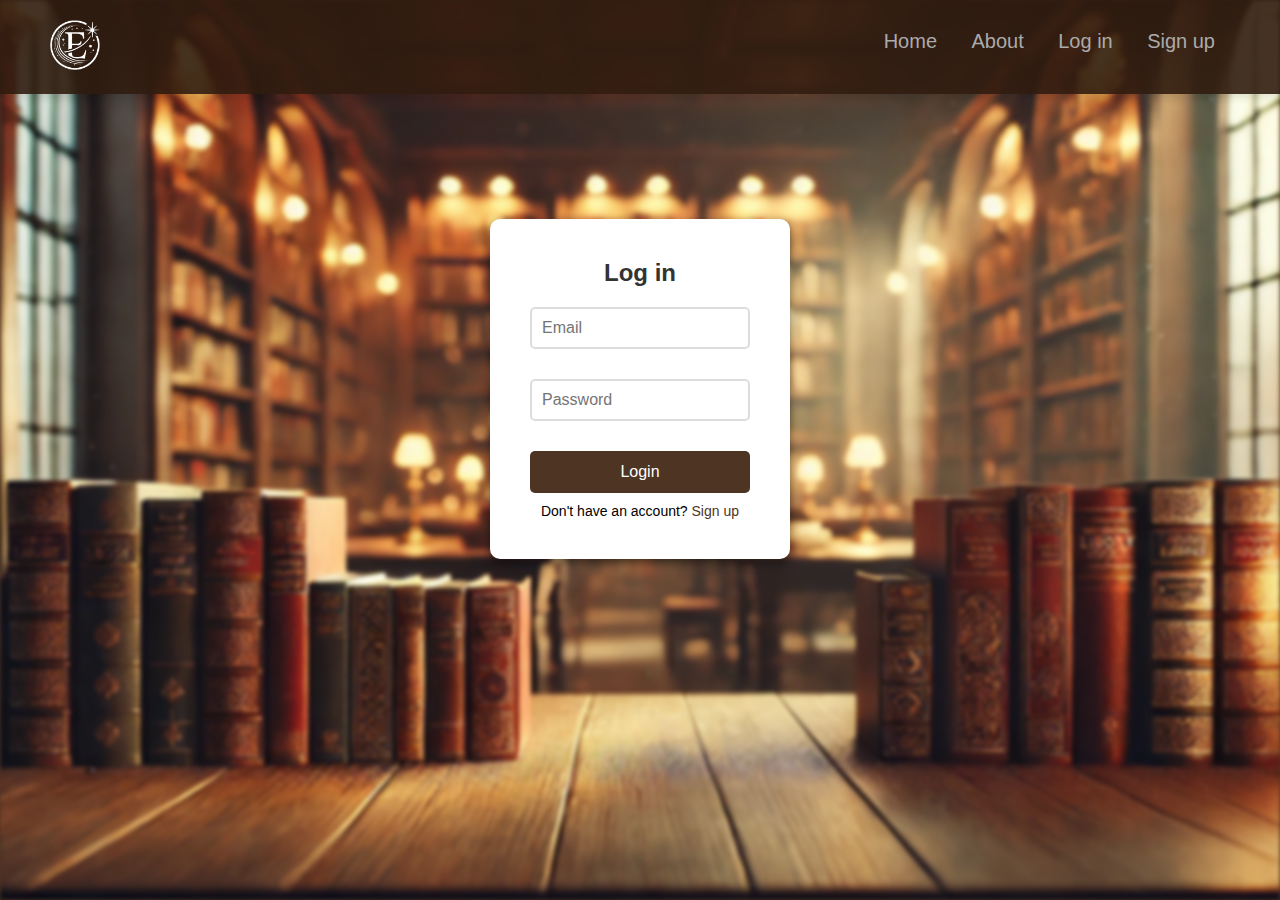
<file: templates/login.html>
<!DOCTYPE html>
<html lang="en">
<head>
    <meta charset="UTF-8">
    <meta name="viewport" content="width=device-width, initial-scale=1.0">
    <title>Login</title>
    <link rel="stylesheet" href="..\static\style.css">
</head>
<body>
     <!-- Header Section -->
          <!-- Header Section -->
          <header class="header">
            <div class="logo">
                <img src="..\static\images\logo.png" alt="Logo">
        </div>
        <nav id="nav-links">
            <a href="index.html">Home</a>
            <a href="index.html#about">About</a>
            <a href="login.html" id="login-btn">Log in</a>
            <a href="signup.html">Sign up</a>
        </nav>
        <nav id="user-links" style="display: none;">
            <a href="history.html">History</a>
            <a href="logout.html" id="logout-btn">Log out</a>
        </nav>
    </header>
    
    <div class="login-container">
        <div class="login-box">
            <h2>Log in</h2>
            <form id="login-form" method="POST">
                <div class="textbox">
                    <input type="email" placeholder="Email" name="email" required>
                </div>
                <div class="textbox">
                    <input type="password" placeholder="Password" name="password" required>
                </div>
                <button type="submit" class="btn">Login</button>
                <p class="signup-link">Don't have an account? <a href="signup.html">Sign up</a></p>
            </form>
        </div>
    </div>
    
    <section class="background">
        <div class="background-blur"></div>
    </section>

    <script>
        // Function to simulate login and change navigation links
        function logIn() {
            // Hide login/signup and show history/log out links
            document.getElementById('nav-links').style.display = 'none'; // Hides login/signup links
            document.getElementById('user-links').style.display = 'flex'; // Shows history/log out links
        }

        // Add event listener for form submission
        document.getElementById('login-form').addEventListener('submit', function(event) {
            event.preventDefault(); // Prevents the form from submitting the default way
            
            // Simulate login and change navigation links
            logIn();
            
            // After login, redirect to the main page
            window.location.href = "main.html"; // Redirects to main.html after login
        });
    </script>
</body>
</html>
</file>
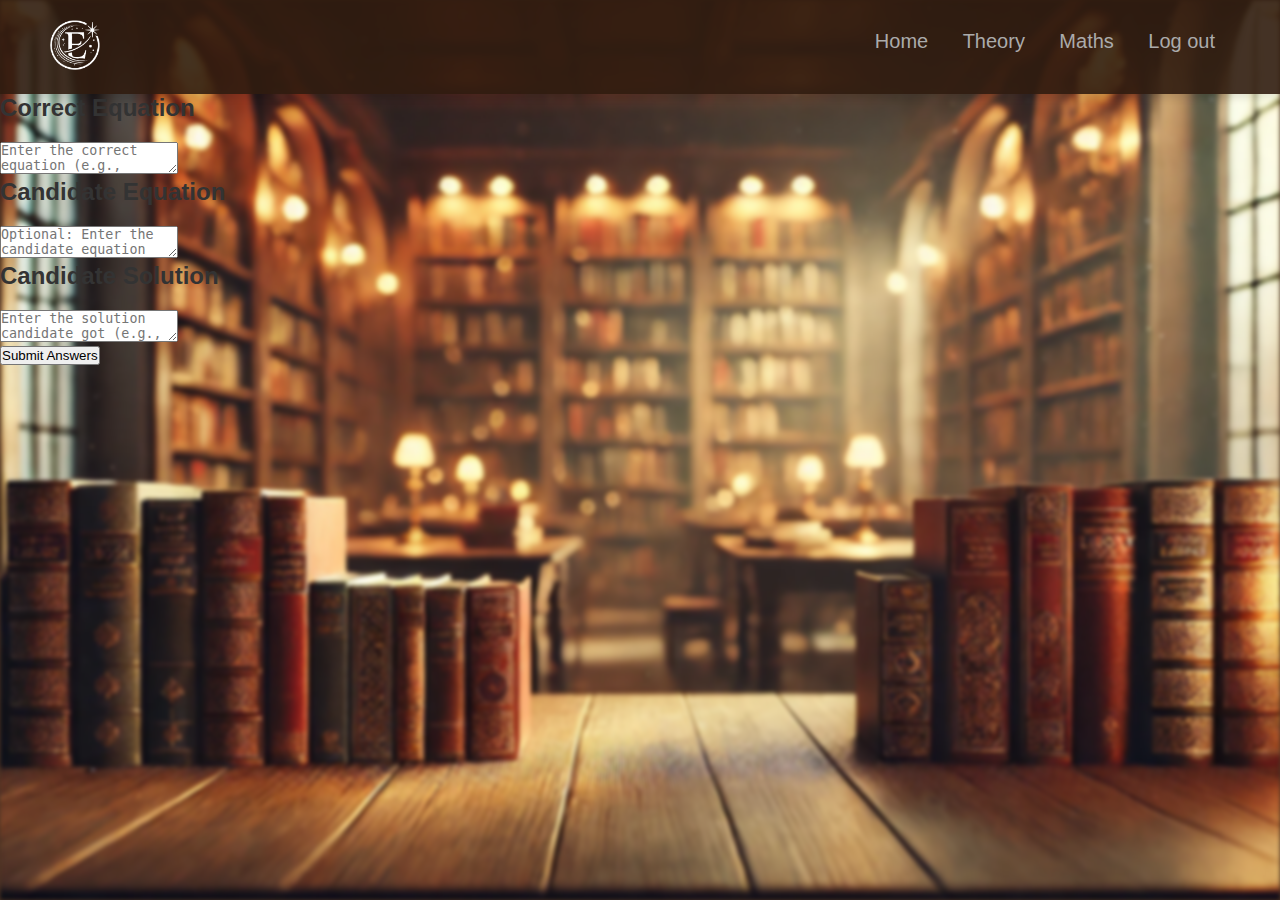
<file: templates/math.html>
<!DOCTYPE html>
<html lang="en">
<head>
    <meta charset="UTF-8">
    <meta name="viewport" content="width=device-width, initial-scale=1.0">
    <title>Answer Evaluation</title>
    <link rel="stylesheet" href="..\static\style.css">
</head>
<body>
     <!-- Header Section -->
          <!-- Header Section -->
          <header class="header">
            <div class="logo">
                <img src="..\static\images\logo.png" alt="Logo">
        </div>
        <nav>
            <a href="main.html">Home</a>
            <!-- <a href="history.html">History</a> -->
            <a href="theory.html">Theory</a>
            <a href="math.html">Maths</a>
            <a href="index.html">Log out</a>
        </nav>
    </header>
    
    <div class="input-section">
        <form id="mathForm" onsubmit="submitMathAnswers(event)">
            <div class="answer-wrapper">
                <!-- Reference Answer Section -->
                <div class="additional-info">
                    <h2>Correct Equation</h2>
                    <textarea id="correctEquation" name="correctEquation" placeholder="Enter the correct equation (e.g., 3x+8=7)" required></textarea>
                </div>
                
                <!-- Candidate Answer Section -->
                <div class="additional-info">
                    <h2>Candidate Equation</h2>
                    <textarea id="candidateEquation" name="candidateEquation" placeholder="Optional: Enter the candidate equation (e.g., 3x+7=9)"></textarea>
                </div>
                <div class="additional-info">
                    <h2>Candidate Solution</h2>
                    <textarea id="candidateSolution" name="candidateSolution" placeholder="Enter the solution candidate got (e.g., -1)" required></textarea>
                </div>
            </div>
            
            <!-- Submit Button -->
            <button type="submit">Submit Answers</button>
        </form>
    </div>
    
    <section class="background">
        <div class="background-blur"></div>
    </section>

    <script>
    // Function to validate and handle form submission
    function submitMathAnswers(event) {
        event.preventDefault(); // Prevent default form submission behavior
    
        // Grab the values from the form
        const correctEquation = document.getElementById('correctEquation').value.trim();
        const candidateEquation = document.getElementById('candidateEquation').value.trim();
        const candidateSolution = document.getElementById('candidateSolution').value.trim();
    
        // Validation for the equations and solution
        if (!correctEquation) {
            alert("Please provide the Correct Equation.");
            return false;
        }
    
        if (!candidateSolution) {
            alert("Please provide the Candidate's Solution.");
            return false;
        }
    
        // Optional: Check if candidateEquation is empty and provide a fallback
        if (candidateEquation === "") {
            console.log("Candidate Equation is not provided.");
            // Optionally, you could alert or handle this case
        }
    
        // Prepare JSON data to send
        const data = {
            correctEquation,
            candidateEquation,  // Will be an empty string if not filled
            candidateSolution,
        };
    
        // Send the data to the backend using fetch
        fetch('http://localhost:8000/submit_math', {
            method: 'POST',
            credentials: 'include',
            headers: {
                'Content-Type': 'application/json'
            },
            body: JSON.stringify(data)  // Send the data as JSON
        })
        .then(response => response.json())
        .then(data => {
            console.log(data);
            window.location.href = 'result_math.html';  // Redirect to result page
        })
        .catch(error => {
            console.error('Error:', error);
            alert("An error occurred while submitting the form. Please try again later.");
        });

    }
    
</script>
</body>
</html>
</file>
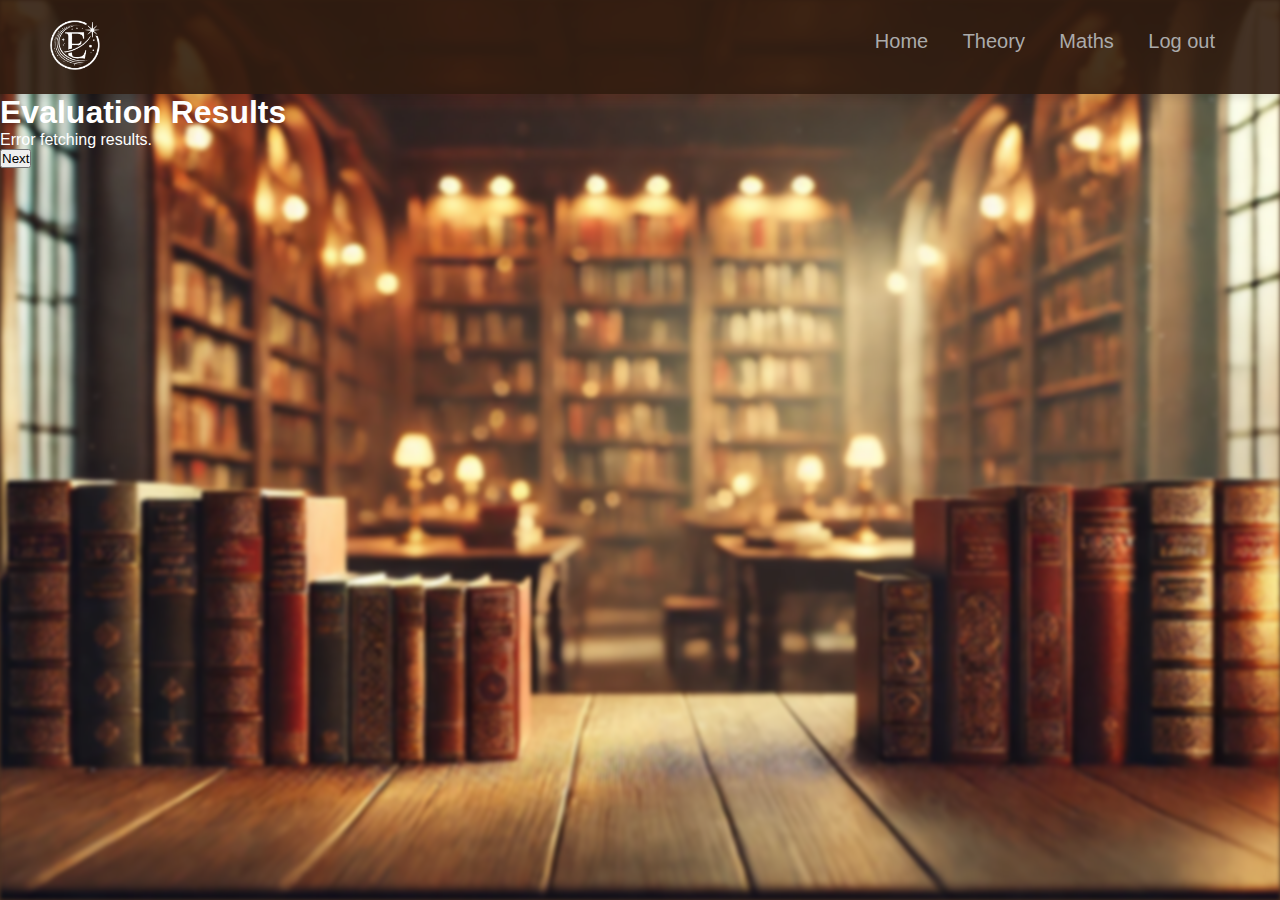
<file: templates/result.html>
<!DOCTYPE html>
<html lang="en">
<head>
    <meta charset="UTF-8">
    <meta name="viewport" content="width=device-width, initial-scale=1.0">
    <title>Answer Evaluation</title>

 
   <link rel="stylesheet" href="..\static\style.css">
</head>
<body>
     <!-- Header Section -->
          <!-- Header Section -->
          <header class="header">
            <div class="logo">
                <img src="..\static\images\logo.png" alt="Logo">
        </div>
        <nav>
            <a href="main.html">Home</a>
            <!-- <a href="history.html">History</a> -->
            <a href="theory.html">Theory</a>
            <a href="math.html">Maths</a>
            <a href="index.html">Log out</a>
        </nav>
    </header>
    <div class="input-section">
    <div class="answer-wrapper">
        <h1>Evaluation Results</h1>
        <div id="result-content">
            <!-- Results will be populated dynamically -->
        </div>
        <!-- Submit Button -->
         <div class="pre-next-button">
            <button type="button" onclick="window.location.href='main.html'">Next</button>
    </div>
</div></div>
<section class="background">
    <div class="background-blur"></div>
</section>
    </div>
    <script>
        // Fetch results from the backend
        fetch('http://localhost:8000/get_results', {
  method: 'GET',
  credentials: 'include'
})
.then(response => response.json())
            .then(data => {
                if (data.status === "success") {
                    const resultContent = document.getElementById('result-content');
                    if (data.answers.length > 0) {
                        const resultsHTML = data.answers.map((result, index) => `
                        <div class="result-item">
                            <h3>Candidate ${index + 1}</h3>
                            <p><strong>Answer:</strong> ${result.candidate}</p>
                            <p><strong>Score:</strong> ${result.score}</p>
                            </div>
                            `).join('');
                            resultContent.innerHTML = resultsHTML;
                        } else {
                            resultContent.innerHTML = '<p>No results found.</p>';
                        }
                    } else {
                        document.getElementById('result-content').innerHTML = '<p>Error fetching results.</p>';
                    }
                })
                .then(data => {
                    console.log(data); })
            .catch(error => {
                console.error('Error fetching results:', error);
                document.getElementById('result-content').innerHTML = '<p>Error fetching results.</p>';
            });
    </script>
</body>
</html>
</file>
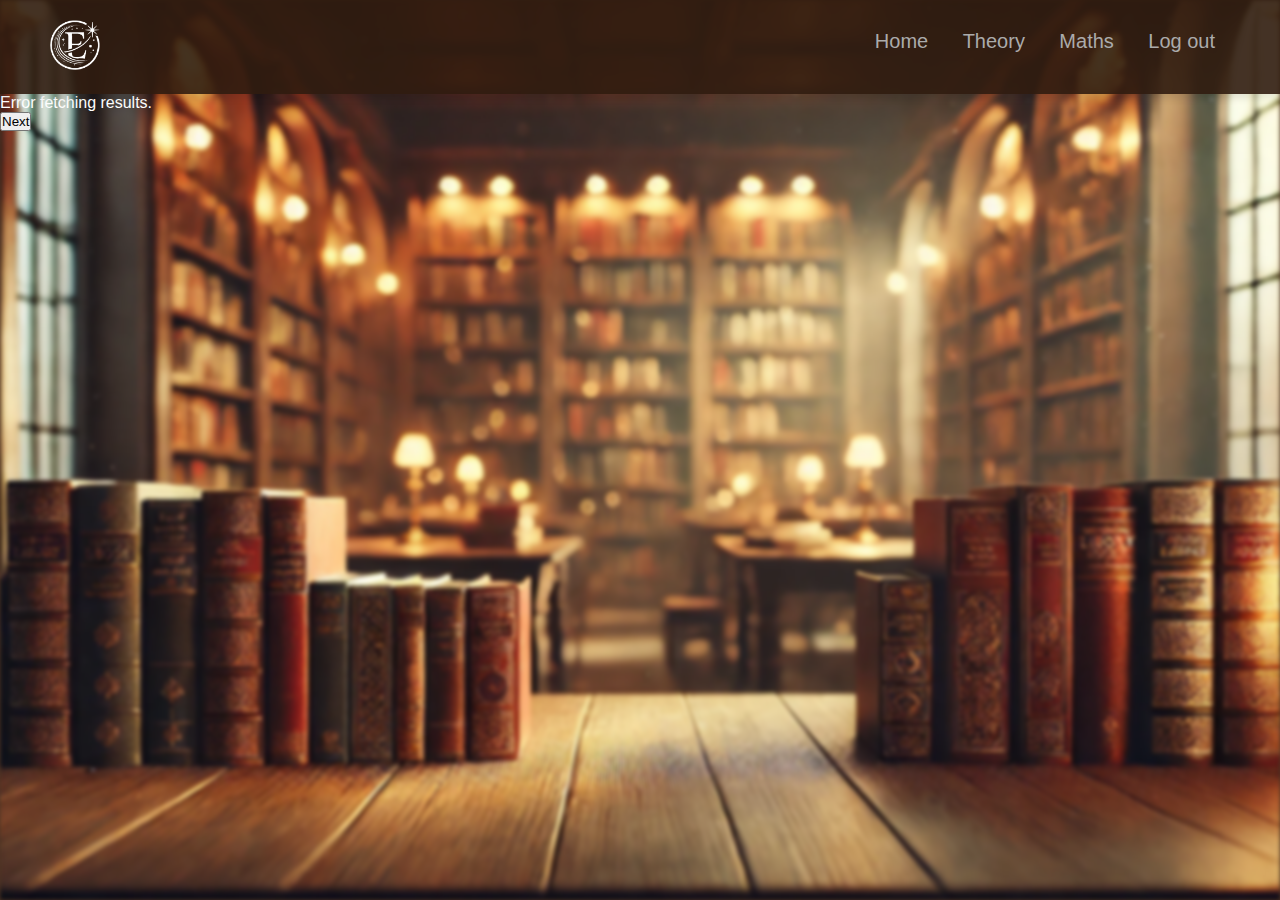
<file: templates/result_math.html>
<!DOCTYPE html>
<html lang="en">
<head>
    <meta charset="UTF-8">
    <meta name="viewport" content="width=device-width, initial-scale=1.0">
    <title>Answer Evaluation</title>

 
   <link rel="stylesheet" href="..\static\style.css">
</head>
<body>
     <!-- Header Section -->
          <!-- Header Section -->
          <header class="header">
            <div class="logo">
                <img src="..\static\images\logo.png" alt="Logo">
        </div>
        <nav>
            <a href="main.html">Home</a>
            <!-- <a href="history.html">History</a> -->
            <a href="theory.html">Theory</a>
            <a href="math.html">Maths</a>
            <a href="index.html">Log out</a>
        </nav>
    </header>
</head>
    <body>
        <div class="input-section">
            <div class="answer-wrapper">
                <!-- The fetched results will appear here -->
                <p id="result-text">Evaluation Results</p>
                <div id="result-content"></div>
            </div>
            <div class="pre-next-button">
                <button type="button" onclick="window.location.href='main.html'">Next</button>
            </div>
        </div>
        <section class="background">
            <div class="background-blur"></div>
        </section>
        <script>
            // Fetch results from the backend
            fetch('http://localhost:8000/get_results_from_math', {
                method: 'GET',
                credentials: 'include' // Include session cookies
            })
            .then(response => response.json())
            .then(data => {
                const resultText = document.getElementById('result-text');
                const resultContent = document.getElementById('result-content');
                
                if (data.status === "success") {
                    const results = data.results; // This should contain the result and feedback
                    
                    if (results.length > 0) {
                        // Assuming results is an array containing a single result string
                        resultText.innerHTML = results; // Display feedback
                    } else {
                        resultText.innerHTML = 'No results found.';
                    }
                } else {
                    resultText.innerHTML = 'Error fetching results.';
                }
            })
            .catch(error => {
                console.error('Error fetching results:', error);
                document.getElementById('result-text').innerHTML = 'Error fetching results.';
            });
        </script>
    </body>
    </html>
</file>
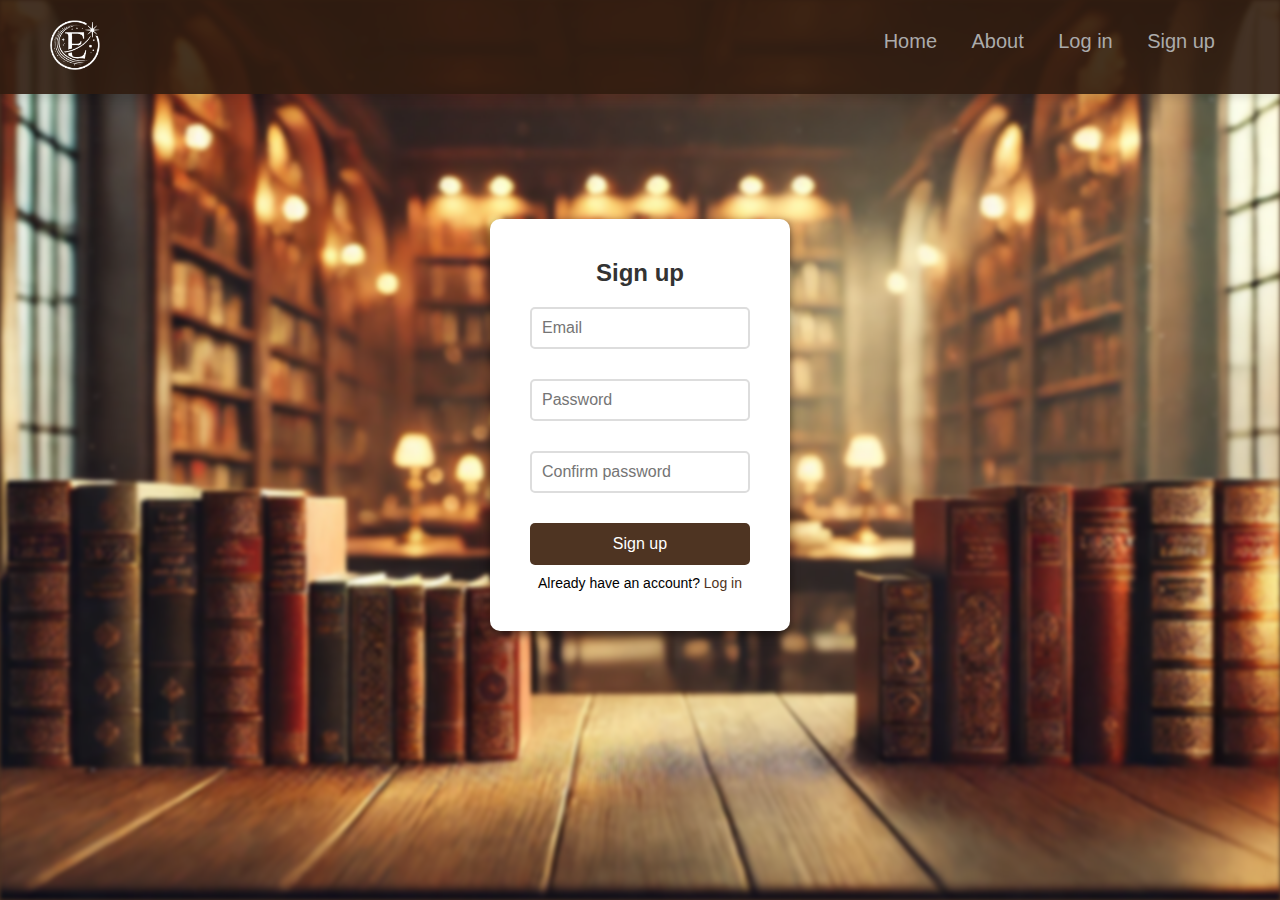
<file: templates/signup.html>
<!DOCTYPE html>
<html lang="en">
<head>
    <meta charset="UTF-8">
    <meta name="viewport" content="width=device-width, initial-scale=1.0">
    <title>Login</title>
    <link rel="stylesheet" href="..\static\style.css">
</head>
<body>
     <!-- Header Section -->
          <!-- Header Section -->
          <header class="header">
            <div class="logo">
                <img src="..\static\images\logo.png" alt="Logo">
        </div>
        <nav id="nav-links">
            <a href="index.html">Home</a>
            <a href="index.html#about">About</a>
            <a href="login.html" id="login-btn">Log in</a>
            <a href="signup.html">Sign up</a>
        </nav>
        <nav id="user-links" style="display: none;">
            <!-- <a href="history.html">History</a> -->
            <a href="logout.html" id="logout-btn">Log out</a>
        </nav>
    </header>
    
    <div class="login-container">
        <div class="login-box">
            <h2>Sign up</h2>
            <form id="login-form" method="POST">
                <div class="textbox">
                    <input type="email" placeholder="Email" name="email" required>
                </div>
                <div class="textbox">
                    <input type="password" placeholder="Password" name="password" required>
                </div>
                <div class="textbox">
                    <input type="password" placeholder="Confirm password" name="confirm_password" required>
                </div>
                <button type="submit" class="btn" onclick="location.href='main.html'">Sign up</button>
                <p class="signup-link">Already have an account? <a href="login.html">Log in</a></p>
            </form>
        </div>
    </div>
    
    <section class="background">
        <div class="background-blur"></div>
    </section>

    <script>
        // Function to simulate login and change navigation links
        function logIn() {
            // Hide login/signup and show history/log out links
            document.getElementById('nav-links').style.display = 'none'; // Hides login/signup links
            document.getElementById('user-links').style.display = 'flex'; // Shows history/log out links
        }

        // Add event listener for form submission
        document.getElementById('login-form').addEventListener('submit', function(event) {
            event.preventDefault(); // Prevents the form from submitting the default way
            
            // Simulate login and change navigation links
            logIn();
            
            // After login, redirect to the main page
            window.location.href = "main.html"; // Redirects to main.html after login
        });
        
    function validatePasswords() {
        var password = document.getElementsByName('password')[0].value;
        var confirmPassword = document.getElementsByName('confirm_password')[0].value;

        if (password !== confirmPassword) {
            alert("Passwords do not match!");
            return false; // Prevent form submission
        }
        return true; // Allow form submission
    }

    document.querySelector("form").addEventListener("submit", validatePasswords);


    </script>
</body>
</html>
</file>
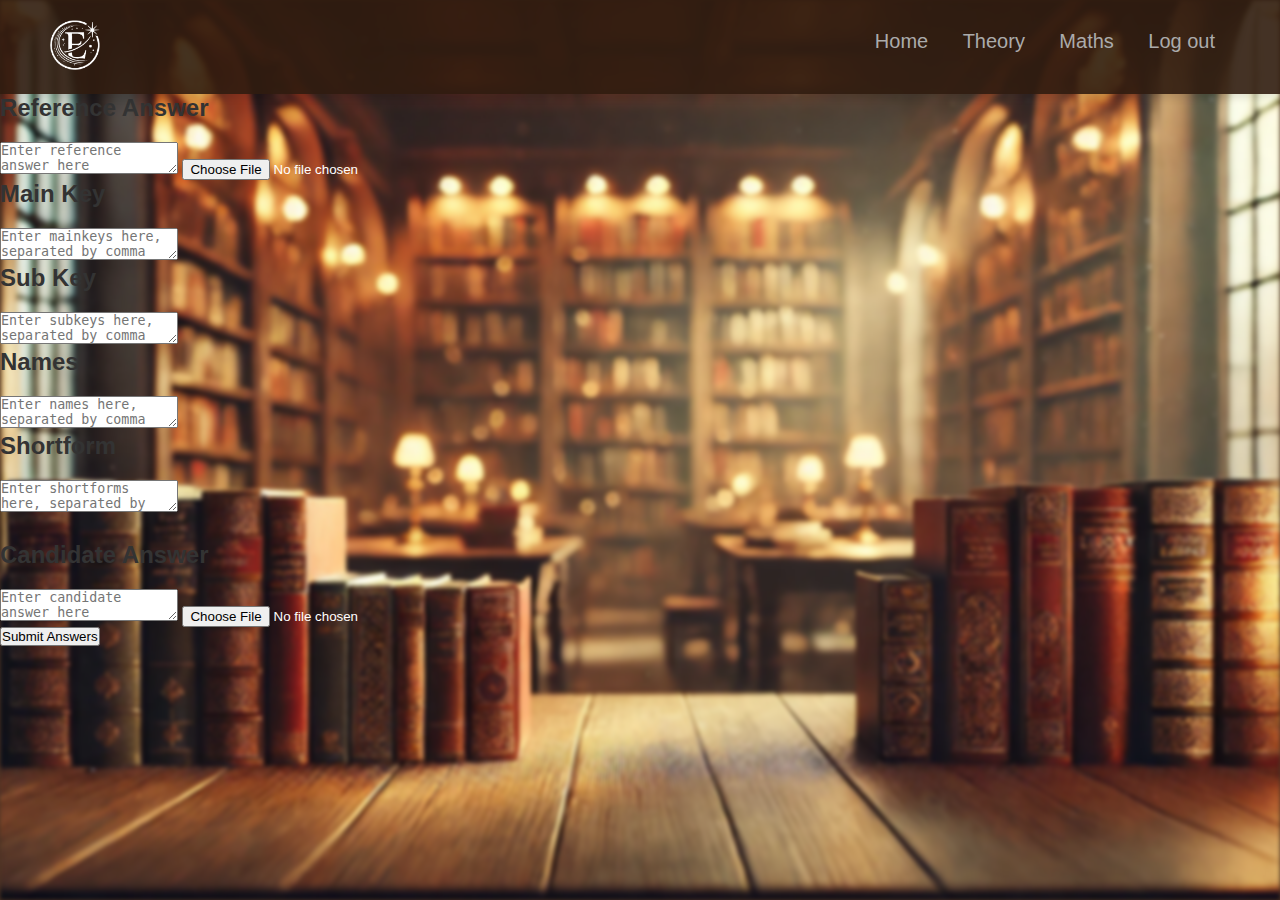
<file: templates/theory.html>
<!DOCTYPE html>
<html lang="en">
<head>
    <meta charset="UTF-8">
    <meta name="viewport" content="width=device-width, initial-scale=1.0">
    <title>Answer Evaluation</title>
    <link rel="stylesheet" href="..\static\style.css">
</head>
<body>
     <!-- Header Section -->
          <!-- Header Section -->
          <header class="header">
            <div class="logo">
                <img src="..\static\images\logo.png" alt="Logo">
        </div>
        <nav>
            <a href="main.html">Home</a>
            <!-- <a href="history.html">History</a> -->
            <a href="theory.html">Theory</a>
            <a href="math.html">Maths</a>
            <a href="index.html">Log out</a>
        </nav>
    </header>
    <!-- action="/submit" method="POST" -->
    <div class="input-section">
        <form onsubmit="return validateAndSubmit(event)"  >
        <div class="answer-wrapper">
        <!-- Reference Answer Section -->
        <div class="answer-box">
            <h2>Reference Answer</h2>
            <textarea placeholder="Enter reference answer here" name="referenceAnswer"></textarea>
            <input type="file" class="file-upload" name="referenceFile">
        </div>
        <div class="additional-info">
            <h2>Main Key</h2>
            <textarea placeholder="Enter mainkeys here, separated by comma" name="mainKeys"></textarea>
        </div>
        <div class="additional-info">
            <h2>Sub Key</h2>
            <textarea placeholder="Enter subkeys here, separated by comma" name="subKeys"></textarea>
        </div>
        <div class="additional-info">
            <h2>Names</h2>
            <textarea placeholder="Enter names here, separated by comma" name="names"></textarea>
        </div>
        <div class="additional-info">
            <h2>Shortform</h2>
            <textarea placeholder="Enter shortforms here, separated by comma" name="shortforms"></textarea>
        </div>
        <!-- Candidate Answer Section -->
        <div class="answer-box">
            <h2 style="padding-top: 25px;">Candidate Answer</h2>
            <textarea placeholder="Enter candidate answer here" name="candidateAnswer"></textarea>
            <input type="file" id="candidate-file" class="file-upload"  name="candidateFile">
        </div>
    </div>
        <!-- Submit Button -->
        <button type="submit">Submit Answers</button>
    </form>
    </div>
    
    
    
    <section class="background">
        <div class="background-blur"></div>
    </section>
    <script>
        // Function to validate and handle form submission
        function validateAndSubmit(event) {
            event.preventDefault(); // Prevent default form submission behavior

            let referenceAnswer = document.querySelector('textarea[placeholder="Enter reference answer here"]').value.trim();  // Reference Answer (String)
            let referenceFile = document.querySelector('input[type="file"].file-upload');  // File input for reference
            let candidateAnswer = document.querySelector('textarea[placeholder="Enter candidate answer here"]').value.trim();  // Candidate Answer (String)
            let candidateFile = document.querySelector('input[type="file"]#candidate-file');  // File input for candidate

            // Validation for Reference Answer
            if (!referenceAnswer && referenceFile.files.length === 0) {
                alert("Please provide a reference answer or upload a reference file.");
                return false;
            }

            // Validation for Candidate Answer
            if (!candidateAnswer && candidateFile.files.length === 0) {
                alert("Please provide a candidate answer or upload a candidate file.");
                return false;
            }

            // Parsing the additional inputs
            let mainKeys = document.querySelector('textarea[placeholder="Enter mainkeys here, separated by comma"]').value.split(',').map(item => item.trim());
            let subKeys = document.querySelector('textarea[placeholder="Enter subkeys here, separated by comma"]').value.split(',').map(item => item.trim());
            let names = document.querySelector('textarea[placeholder="Enter names here, separated by comma"]').value.split(',').map(item => item.trim());

            // Parsing the shortforms (Dictionary)
            let shortforms = document.querySelector('textarea[placeholder="Enter shortforms here, separated by comma"]').value.split(',').reduce((acc, item) => {
                let [shortform, fullform] = item.split(':').map(e => e.trim());
                if (shortform && fullform) {
                    acc[shortform] = fullform;
                }
                return acc;
            }, {});

            let formData = new FormData();

            // Add reference data
            if (referenceFile.files.length > 0) {
                formData.append('referenceFile', referenceFile.files[0]);
            } else {
                formData.append('referenceAnswer', referenceAnswer);
            }

            // Add candidate data
            if (candidateFile.files.length > 0) {
                formData.append('candidateFile', candidateFile.files[0]);
            } else {
                formData.append('candidateAnswer', candidateAnswer);
            }

            // Append other fields
            formData.append('mainKeys', JSON.stringify(mainKeys));
            formData.append('subKeys', JSON.stringify(subKeys));
            formData.append('names', JSON.stringify(names));
            formData.append('shortforms', JSON.stringify(shortforms));

            // Sending data to backend using fetch
            fetch('http://localhost:8000/submit_answers', {
                method: 'POST',
                body: formData,
                credentials: 'include'
            })
            .then(response => response.json())
            .then(data => {
                console.log(data);
                window.location.href = 'result.html';  // Redirect to result page
            })
            .catch(error => {
                console.error('Error:', error);
                alert("An error occurred while submitting the form. Please try again later.");
            });
        }
    </script>
</body>
</html>
            
    <!-- <script>
        function submitAnswers() {
          // Add your answer submission logic here
          console.log("Answers submitted");
          // Example: Redirect to a result page after submitting
          window.location.href = 'result.html';
        }
      </script> -->
</file>
